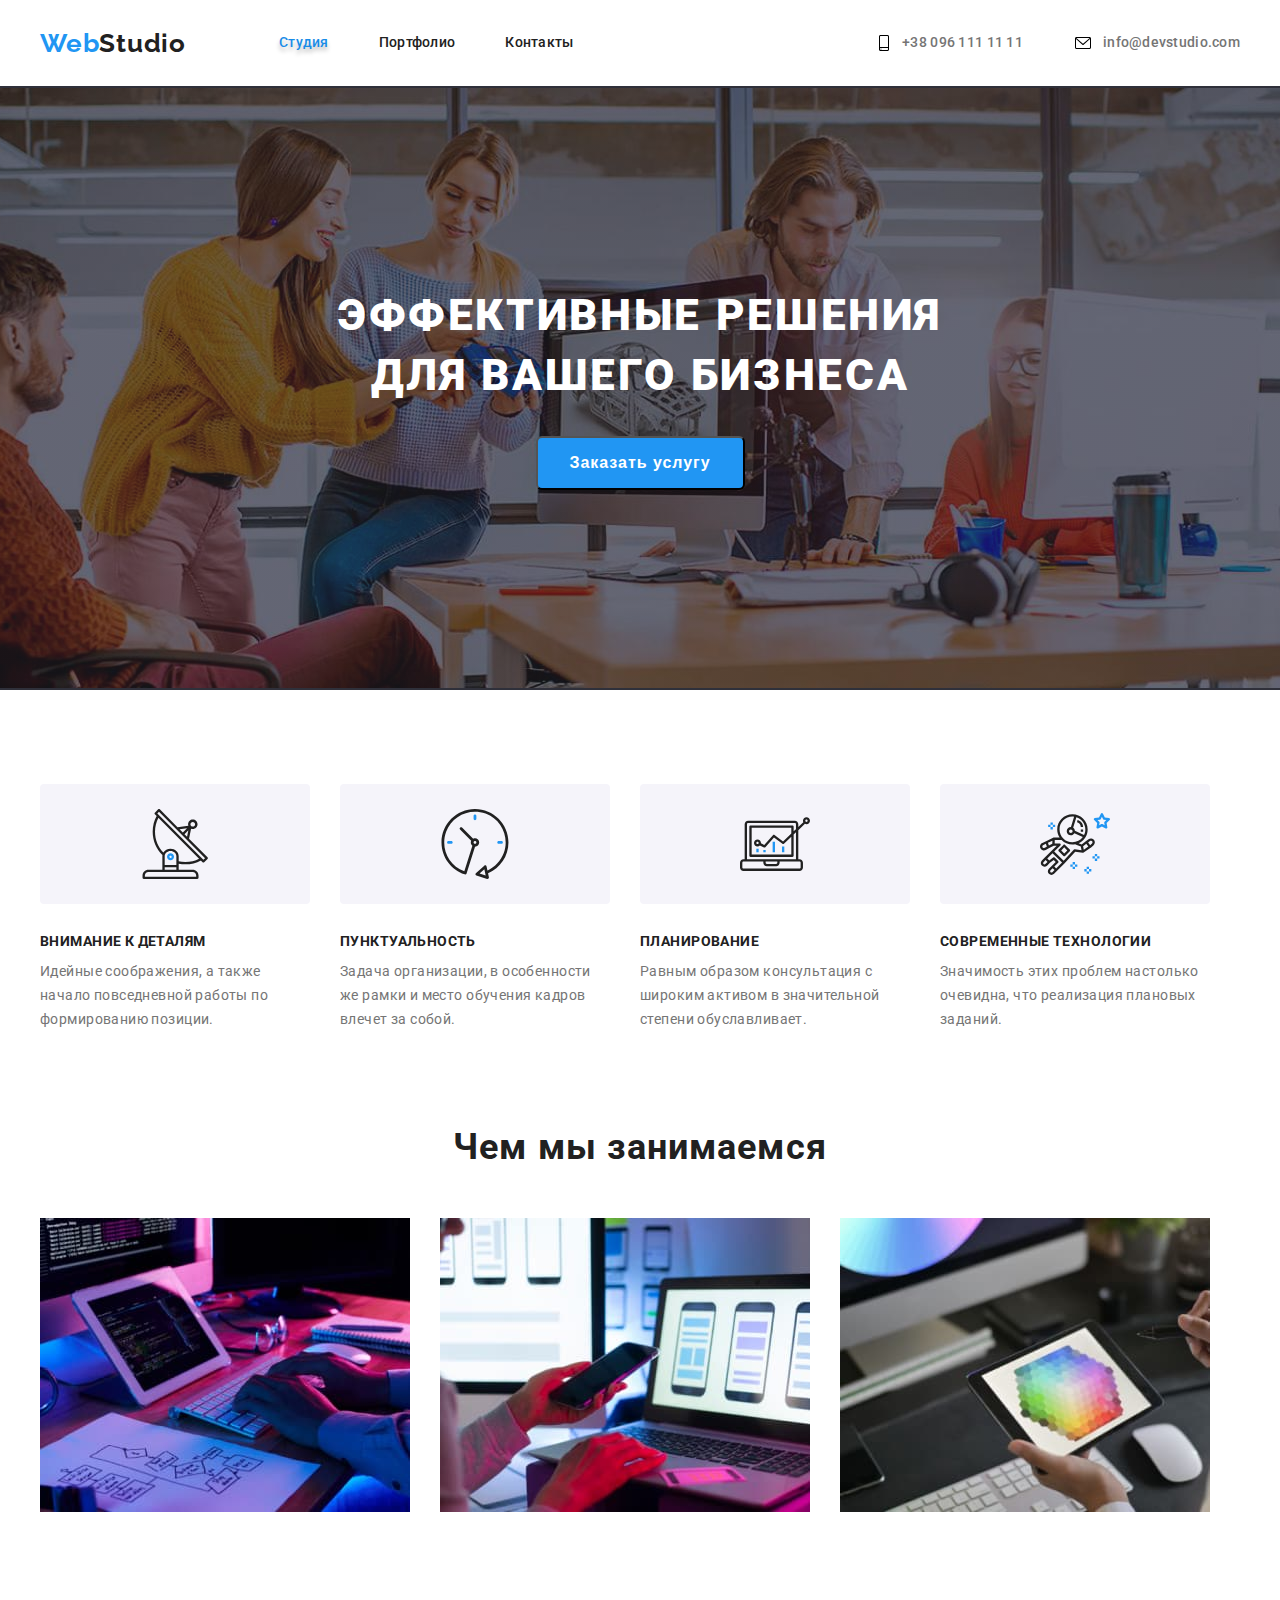
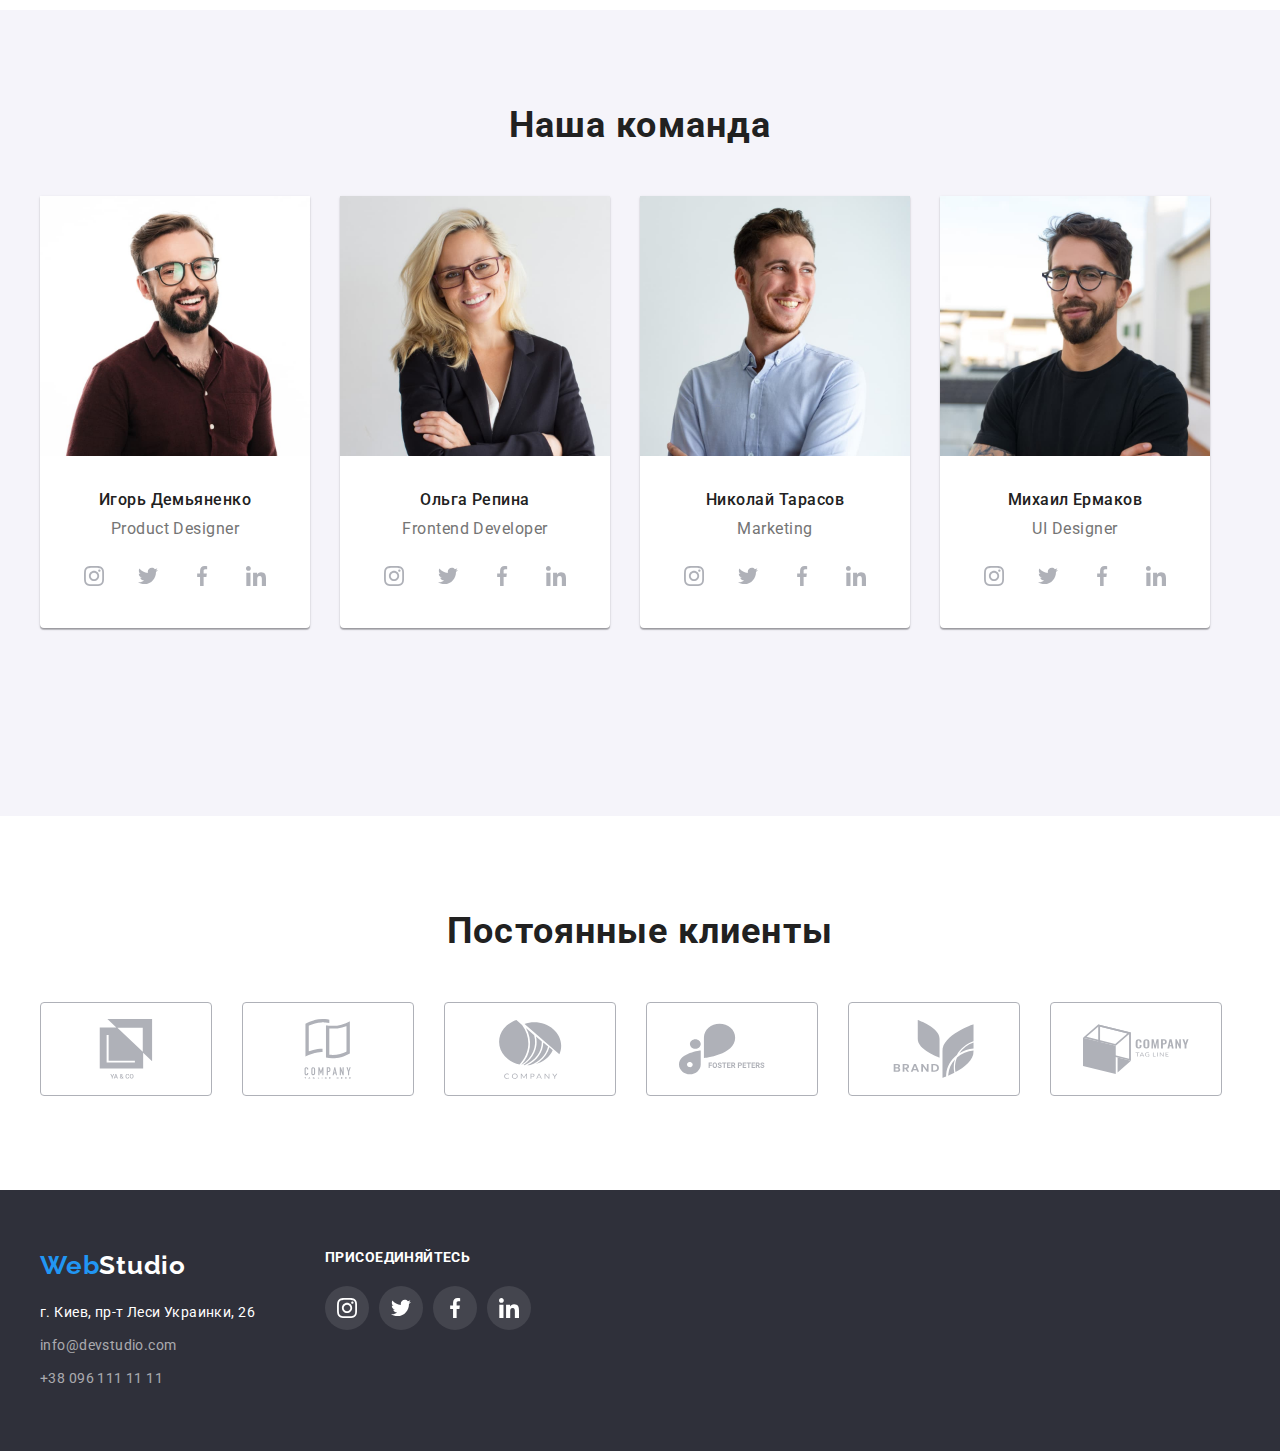
<file: index.html>
<!DOCTYPE html>
<html lang="ru">
<head>
    <meta charset="UTF-8">
    <meta http-equiv="X-UA-Compatible" content="IE=edge">
    <meta name="viewport" content="width=device-width, initial-scale=1.0">
    <style>
        @import url('https://fonts.googleapis.com/css2?family=Raleway:wght@700&family=Roboto:wght@400;500;700;900&display=swap');
        </style>
    <title>WebStudio</title>
    <link rel="stylesheet" href="./styles/styles.css">
</head>
<body>
    <!-- <header> -->
    <header>
        <div class="conteiner">
            <nav class="nav">
                <a class="logo link" lang="en" href="index.html">Web<span class="logo-span">Studio</span></a>
                <ul class="nav-list">
                    <li class="nav-item"><a class="nav-item-link current link" href="./index.html">Студия</a></li>
                    <li class="nav-item"><a class="nav-item-link link" href="./portfolio.html">Портфолио</a></li>
                    <li class="nav-item"><a class="nav-item-link link" href="">Контакты</a></li>
                </ul>
                <ul class="contactus-list">
                    <li class="contactus-item">
                        
                        <a class="contactus-item-link link" href="tel:+380961111111">
                            <svg class="icon-smartphone">
                                <use href="./images/icons.svg#icon-smartphone"></use>
                            </svg>+38 096 111 11 11
                        </a>
                    </li>
                    <li class="contactus-item">
                        
                        <a class="contactus-item-link link" href="mailto:">
                            <svg class="icon-envelope">
                                <use href="./images/icons.svg#icon-envelope"></use>
                            </svg>info@devstudio.com
                        </a>
                    </li>
                </ul>
            </nav>
        </div>
    </header>
    <!-- <main> -->
    <main>
        <!-- -------------HERO----------------- -->
        <section class="hero">
            <div class="conteiner">
                <H1 class="hero-title">Эффективные решения <br> для вашего бизнеса</H1>
                <button class="hero-btn">Заказать услугу</button>
            </div>
        </section>
        <!-- ----------------EXCELLENCE---------------- -->
        <section class="section">
            <div class="conteiner">
                <h2 class="visually-hidden">Наши преймущества</h2>
                <ul class="ex-list">
                    <li class="ex-item">
                        <div class="ex-icon-conteiner">
                            <svg class="ex-icon" width="70" height="70">
                                <use href="./images/icons.svg#icon-satelit"></use>
                            </svg>
                        </div>
                        <h3 class="ex-title">Внимание к деталям</h3>
                        <p class="ex-text">Идейные соображения, а также начало повседневной работы по формированию позиции.</p>
                    </li>
                    <li class="ex-item">
                        <div class="ex-icon-conteiner">
                            <svg class="ex-icon" width="70" height="70">
                                <use href="./images/icons.svg#icon-clock"></use>
                            </svg>
                        </div>
                        <h3 class="ex-title">Пунктуальность</h3>
                        <p class="ex-text">Задача организации, в особенности же рамки и место обучения кадров влечет за собой.</p>
                    </li>
                    <li class="ex-item">
                        <div class="ex-icon-conteiner">
                            <svg class="ex-icon" width="70" height="70">
                                <use href="./images/icons.svg#icon-planning"></use>
                            </svg>
                        </div>
                        <h3 class="ex-title">Планирование</h3>
                        <p class="ex-text">Равным образом консультация с широким активом в значительной степени обуславливает.</p>
                    </li>
                    <li class="ex-item">
                        <div class="ex-icon-conteiner">
                            <svg class="ex-icon" width="70" height="70">
                                <use href="./images/icons.svg#icon-modern"></use>
                            </svg>
                        </div>
                        <h3 class="ex-title">Современные технологии</h3>
                        <p class="ex-text">Значимость этих проблем настолько очевидна, что реализация плановых заданий.</p>
                    </li>
                </ul>
            </div>
        </section>
        
        <!-- Чем мы занимаемся -->
        <section class="section mod">
            <div class="conteiner">
                <H2 class="jobs-title">Чем мы занимаемся</H2>
                <ul class="jobs-list">
                    <li class="jobs-list-item"><img src="./images/1.jpg" width="370" alt="frontend development"></li>
                    <li class="jobs-list-item"><img src="./images/2.jpg" width="370" alt="backend development"></li>
                    <li class="jobs-list-item"><img src="./images/3.jpg" width="370" alt="design"></li>
                </ul>
            </div>
        </section>
        <!-- Наша команда -->
        <section class="section team-conteiner">
            <div class="conteiner">
                <H2 class="team-title">Наша команда</H2>
                <ul class="team-list">
                    <li class="team-item">
                        <img class="team-item-img" src="./images/product-designer.jpg" width="270" alt="Product Designer">
                        <div class="wrapr">
                            <h3 class="team-item-title">Игорь Демьяненко</h3>
                            <p class="team-item-text">Product Designer</p>
                            <ul class="soc-list">
                                <li class="soc-item"><a href="https://instagram.com" class="soc-link">
                                    <svg class="soc-icon">
                                        <use href="./images/icons.svg#icon-instagram"></use>
                                    </svg>
                                </a></li>
                                <li class="soc-item"><a href="https://twitter.com" class="soc-link">
                                    <svg class="soc-icon">
                                        <use href="./images/icons.svg#icon-twitter"></use>
                                    </svg>
                                </a></li>
                                <li class="soc-item"><a href="https://facebook.com" class="soc-link">
                                    <svg class="soc-icon">
                                        <use href="./images/icons.svg#icon-facebook"></use>
                                    </svg>
                                </a></li>
                                <li class="soc-item"><a href="https://linkedin.com" class="soc-link">
                                    <svg class="soc-icon">
                                        <use href="./images/icons.svg#icon-linkedin"></use>
                                    </svg>
                                </a></li>
                            </ul>
                        </div>
                    </li>
                    <li class="team-item">
                        <img class="team-item-img" src="./images/frontend-developer.jpg" width="270" alt="Frontend Developer">
                        <div class="wrapr">
                            <h3 class="team-item-title">Ольга Репина</h3>
                            <p class="team-item-text">Frontend Developer</p>
                            <ul class="soc-list">
                                <li class="soc-item"><a href="https://instagram.com" class="soc-link">
                                    <svg class="soc-icon">
                                        <use href="./images/icons.svg#icon-instagram"></use>
                                    </svg>
                                </a></li>
                                <li class="soc-item"><a href="https://twitter.com" class="soc-link">
                                    <svg class="soc-icon">
                                        <use href="./images/icons.svg#icon-twitter"></use>
                                    </svg>
                                </a></li>
                                <li class="soc-item"><a href="https://facebook.com" class="soc-link">
                                    <svg class="soc-icon">
                                        <use href="./images/icons.svg#icon-facebook"></use>
                                    </svg>
                                </a></li>
                                <li class="soc-item"><a href="https://linkedin.com" class="soc-link">
                                    <svg class="soc-icon">
                                        <use href="./images/icons.svg#icon-linkedin"></use>
                                    </svg>
                                </a></li>
                            </ul>
                        </div>
                    </li>
                    <li class="team-item">
                        <img class="team-item-img" src="./images/marketing.jpg" width="270" alt="Marketing">
                        <div class="wrapr">
                            <h3 class="team-item-title">Николай Тарасов</h3>
                            <p class="team-item-text">Marketing</p>
                            <ul class="soc-list">
                                <li class="soc-item"><a href="https://instagram.com" class="soc-link">
                                    <svg class="soc-icon">
                                        <use href="./images/icons.svg#icon-instagram"></use>
                                    </svg>
                                </a></li>
                                <li class="soc-item"><a href="https://twitter.com" class="soc-link">
                                    <svg class="soc-icon">
                                        <use href="./images/icons.svg#icon-twitter"></use>
                                    </svg>
                                </a></li>
                                <li class="soc-item"><a href="https://facebook.com" class="soc-link">
                                    <svg class="soc-icon">
                                        <use href="./images/icons.svg#icon-facebook"></use>
                                    </svg>
                                </a></li>
                                <li class="soc-item"><a href="https://linkedin.com" class="soc-link">
                                    <svg class="soc-icon">
                                        <use href="./images/icons.svg#icon-linkedin"></use>
                                    </svg>
                                </a></li>
                            </ul>
                        </div>
                    </li>
                    <li class="team-item">
                        <img class="team-item-img" src="./images/ui-designer.jpg" width="270" alt="UI Designer">
                        <div class="wrapr">
                            <h3 class="team-item-title">Михаил Ермаков</h3>
                            <p class="team-item-text">UI Designer</p>
                            <ul class="soc-list">
                                <li class="soc-item"><a href="https://instagram.com" class="soc-link">
                                    <svg class="soc-icon">
                                        <use href="./images/icons.svg#icon-instagram"></use>
                                    </svg>
                                </a></li>
                                <li class="soc-item"><a href="https://twitter.com" class="soc-link">
                                    <svg class="soc-icon">
                                        <use href="./images/icons.svg#icon-twitter"></use>
                                    </svg>
                                </a></li>
                                <li class="soc-item"><a href="https://facebook.com" class="soc-link">
                                    <svg class="soc-icon">
                                        <use href="./images/icons.svg#icon-facebook"></use>
                                    </svg>
                                </a></li>
                                <li class="soc-item"><a href="https://linkedin.com" class="soc-link">
                                    <svg class="soc-icon">
                                        <use href="./images/icons.svg#icon-linkedin"></use>
                                    </svg>
                                </a></li>
                            </ul>
                        </div>
                    </li>
                </ul>
            </div>
        </section>
        <!-- --------------CLIENTS---------------- -->
        <section class="clients">
            <div class="conteiner">
                <H2 class="clients-title">Постоянные клиенты</H2>
                <ul class="clients-list">
                    <li class="clients-item">
                        <a href="" class="clients-link">
                            <svg class="clients-icon">
                                <use href="./images/icons.svg#icon-company1"></use>
                            </svg>
                        </a>
                    </li>
                    <li class="clients-item">
                        <a href="" class="clients-link">
                            <svg class="clients-icon">
                                <use href="./images/icons.svg#icon-company2"></use>
                            </svg>
                        </a>
                    </li>
                    <li class="clients-item">
                        <a href="" class="clients-link">
                            <svg class="clients-icon">
                                <use href="./images/icons.svg#icon-company3"></use>
                            </svg>
                        </a>
                    </li>
                    <li class="clients-item">
                        <a href="" class="clients-link">
                            <svg class="clients-icon">
                                <use href="./images/icons.svg#icon-company4"></use>
                            </svg>
                        </a>
                    </li>
                    <li class="clients-item">
                        <a href="" class="clients-link">
                            <svg class="clients-icon">
                                <use href="./images/icons.svg#icon-company5"></use>
                            </svg>
                        </a>
                    </li>
                    <li class="clients-item">
                        <a href="" class="clients-link">
                            <svg class="clients-icon">
                                <use href="./images/icons.svg#icon-company6"></use>
                            </svg>
                        </a>
                    </li>
                </ul>
            </div>
        </section>
    </main>

    <footer class="footer">
        <div class="conteiner footer-conteiner">
            <div class="footer-logo-adress">
                <a class="logo link footer-link" lang="en" href="index.html">Web<span class="logo-span-footer">Studio</span></a>
                <address>
                    <ul class="footer-list">
                        <li class="footer-item"><a class="footer-adress link" href="https://goo.gl/maps/3W2phe6kemsVcXrq6" target="_blank" rel="noopener noreferrer">г. Киев, пр-т Леси Украинки, 26</a></li>
                        <li class="footer-item"><a class="footer-mail link" href="mailto:">info@devstudio.com</a></li>
                        <li class="footer-item"><a class="footer-tel link" href="tel:+380961111111">+38 096 111 11 11</a></li>
                    </ul>
                </address>
            </div>
            <div class="footer-soc">
                <H2 class="footer-soc-title">Присоединяйтесь</H2>
                <ul class="footer-soc-list">
                    <li class="footer-soc-item"><a href="https://instagram.com" class="footer-soc-link">
                        <svg class="footer-soc-icon">
                            <use href="./images/icons.svg#icon-instagram"></use>
                        </svg>
                    </a></li>
                    <li class="footer-soc-item"><a href="https://twitter.com" class="footer-soc-link">
                        <svg class="footer-soc-icon">
                            <use href="./images/icons.svg#icon-twitter"></use>
                        </svg>
                    </a></li>
                    <li class="footer-soc-item"><a href="https://facebook.com" class="footer-soc-link">
                        <svg class="footer-soc-icon">
                            <use href="./images/icons.svg#icon-facebook"></use>
                        </svg>
                    </a></li>
                    <li class="footer-soc-item"><a href="https://linkedin.com" class="footer-soc-link">
                        <svg class="footer-soc-icon">
                            <use href="./images/icons.svg#icon-linkedin"></use>
                        </svg>
                    </a></li>
                </ul>
            </div>
        </div>
    </footer>
</body>
</html>
</file>
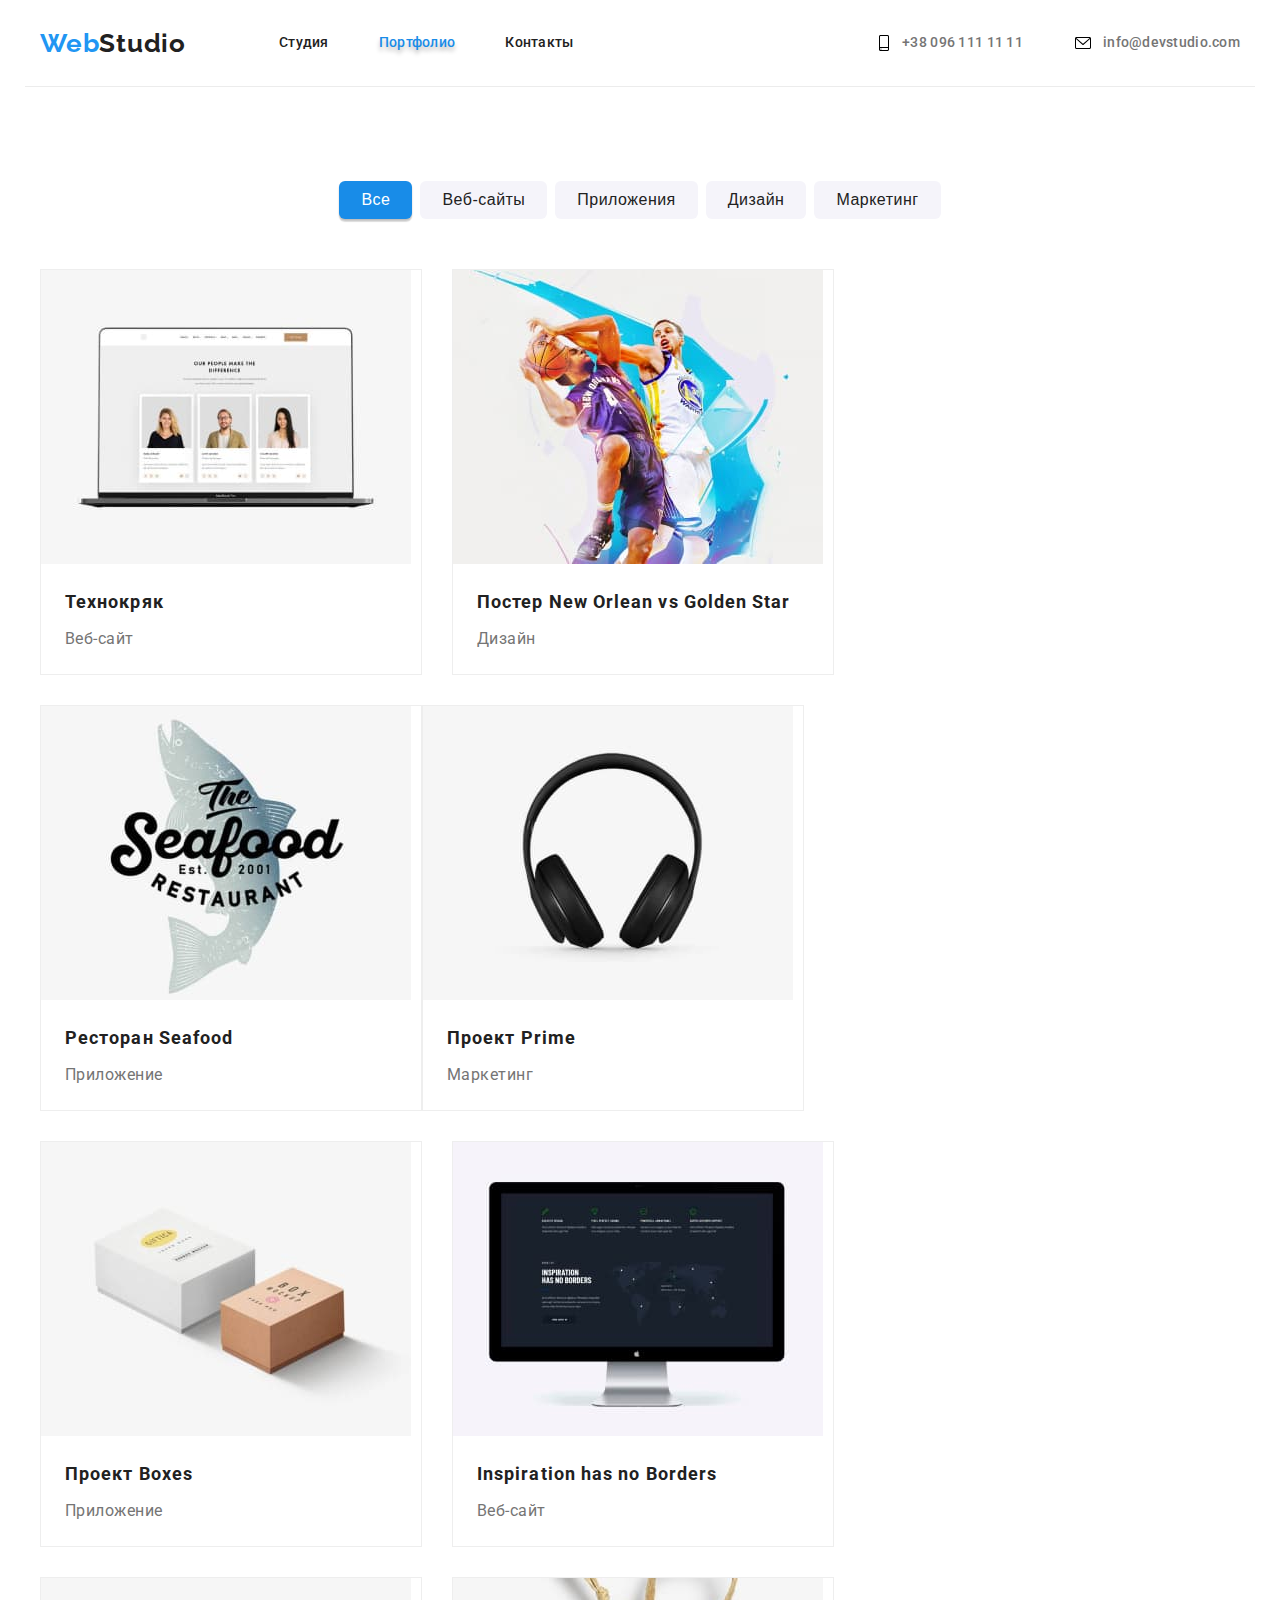
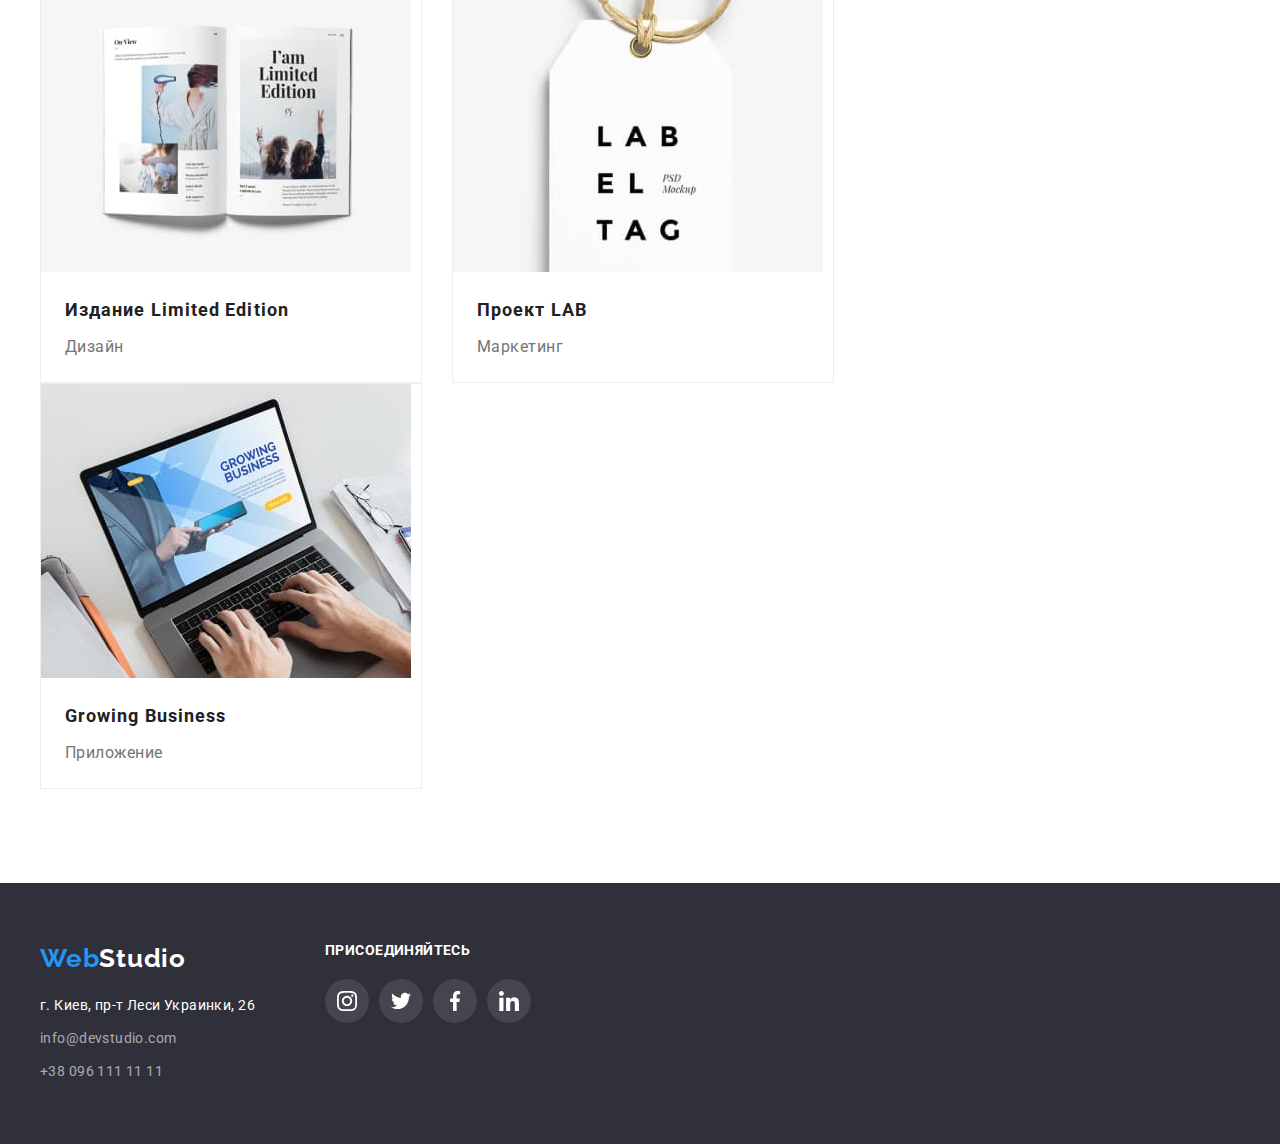
<file: portfolio.html>
<!DOCTYPE html>
<html lang="ru">
<head>
    <meta charset="UTF-8">
    <meta http-equiv="X-UA-Compatible" content="IE=edge">
    <meta name="viewport" content="width=device-width, initial-scale=1.0">
    <style>
        @import url('https://fonts.googleapis.com/css2?family=Raleway:wght@700&family=Roboto:wght@400;500;700;900&display=swap');
    </style>
    <title>Portfolio</title>
    <link rel="stylesheet" href="https://cdnjs.cloudflare.com/ajax/libs/modern-normalize/1.1.0/modern-normalize.min.css" integrity="sha512-wpPYUAdjBVSE4KJnH1VR1HeZfpl1ub8YT/NKx4PuQ5NmX2tKuGu6U/JRp5y+Y8XG2tV+wKQpNHVUX03MfMFn9Q==" crossorigin="anonymous" referrerpolicy="no-referrer" />
    <link rel="stylesheet" href="./styles/styles.css">
</head>
<body>
    <!-- <header> -->
    <header>
        <div class="conteiner header-portfolio">
            <nav class="nav">
                <a class="logo link" lang="en" href="index.html">Web<span class="logo-span">Studio</span></a>
                <ul class="nav-list">
                    <li class="nav-item"><a class="nav-item-link link" href="./index.html">Студия</a></li>
                    <li class="nav-item"><a class="nav-item-link current link" href="./portfolio.html">Портфолио</a></li>
                    <li class="nav-item"><a class="nav-item-link link" href="">Контакты</a></li>
                </ul>
                <ul class="contactus-list">
                    <li class="contactus-item">
                        
                        <a class="contactus-item-link link" href="tel:+380961111111">
                            <svg class="icon-smartphone">
                                <use href="./images/icons.svg#icon-smartphone"></use>
                            </svg>+38 096 111 11 11
                        </a>
                    </li>
                    <li class="contactus-item">
                        
                        <a class="contactus-item-link link" href="mailto:">
                            <svg class="icon-envelope">
                                <use href="./images/icons.svg#icon-envelope"></use>
                            </svg>info@devstudio.com
                        </a>
                    </li>
                </ul>
            </nav>
        </div>
    </header>
    <main>
        <section class="section">
            <div class="conteiner filter">
                <h1 class="visually-hidden">Portfolio</h1>
                <ul class="portfolio-filter-list">
                    <li class="portfolio-filter-item">
                        <button type="button" class="portfolio-filter-button current">Все</button>
                    </li>
                    <li class="portfolio-filter-item">
                        <button type="button" class="portfolio-filter-button">Веб-сайты</button>
                    </li>
                    <li class="portfolio-filter-item">
                        <button type="button" class="portfolio-filter-button">Приложения</button>
                    </li>
                    <li class="portfolio-filter-item">
                        <button type="button" class="portfolio-filter-button">Дизайн</button>
                    </li>
                    <li class="portfolio-filter-item">
                        <button type="button" class="portfolio-filter-button">Маркетинг</button>
                    </li>
                </ul>
            </div>
            <div class="conteiner">
                <ul class="portfolio-list">
                    <li class="portfolio-item">
                        <a class="portfolio-link link" href="">
                            <img class="portfolio-img" src="./images/Portfolio-1.jpg" width="370" alt="Веб-сайт">
                            <div class="portdolio-text-div">
                                <h2 class="portfolio-title">Технокряк</h2>
                                <p class="portfolio-text">Веб-сайт</p> 
                            </div>
                        </a>
                    </li>
                    <li class="portfolio-item">
                        <a  class="portfolio-link link" href="">
                            <img class="portfolio-img" src="./images/Portfolio-2.jpg" width="370" alt="Дизайн">
                            <div class="portdolio-text-div">
                                <h2 class="portfolio-title">Постер New Orlean vs Golden Star</h2>
                                <p class="portfolio-text">Дизайн</p>
                            </div>
                        </a>
                    </li>
                    <li class="portfolio-item">
                        <a class="portfolio-link link" href="">
                            <img class="portfolio-img" src="./images/Portfolio-3.jpg" width="370" alt="Приложение">
                            <div class="portdolio-text-div">
                                <h2 class="portfolio-title">Ресторан Seafood</h2>
                                <p class="portfolio-text">Приложение</p>
                            </div>
                        </a>
                    </li>
                    <li class="portfolio-item">
                        <a class="portfolio-link link" href="">
                            <img class="portfolio-img" src="./images/Portfolio-4.jpg" width="370" alt="Маркетинг">
                            <div class="portdolio-text-div">
                                <h2 class="portfolio-title">Проект Prime</h2>
                                <p class="portfolio-text">Маркетинг</p>
                            </div>
                        </a>
                    </li>
                    <li class="portfolio-item">
                        <a class="portfolio-link link" href="">
                            <img class="portfolio-img" src="./images/Portfolio-5.jpg" width="370" alt="Приложение">
                            <div class="portdolio-text-div">
                                <h2 class="portfolio-title">Проект Boxes</h2>
                                <p class="portfolio-text">Приложение</p>
                            </div>
                        </a>
                    </li>
                    <li class="portfolio-item">
                        <a class="portfolio-link link" href="">
                            <img class="portfolio-img" src="./images/Portfolio-6.jpg" width="370" alt="Веб-сайт">
                            <div class="portdolio-text-div">
                                <h2 class="portfolio-title">Inspiration has no Borders</h2>
                                <p class="portfolio-text">Веб-сайт</p>
                            </div>
                        </a>
                    </li>
                    <li class="portfolio-item">
                        <a class="portfolio-link link" href="">
                            <img class="portfolio-img" src="./images/Portfolio-7.jpg" width="370" alt="Дизайн">
                            <div class="portdolio-text-div">
                                <h2 class="portfolio-title">Издание Limited Edition</h2>
                                <p class="portfolio-text">Дизайн</p>
                            </div>
                        </a>
                    </li>
                    <li class="portfolio-item">
                        <a class="portfolio-link link" href="">
                            <img class="portfolio-img" src="./images/Portfolio-8.jpg" width="370" alt="Маркетинг">
                            <div class="portdolio-text-div">
                                <h2 class="portfolio-title">Проект LAB</h2>
                                <p class="portfolio-text">Маркетинг</p>
                            </div>
                        </a>
                    </li>
                    <li class="portfolio-link portfolio-item">
                        <a class="link" href="">
                            <img class="portfolio-img" src="./images/Portfolio-9.jpg" width="370" alt="Приложение">
                            <div class="portdolio-text-div">
                                <h2 class="portfolio-title">Growing Business</h2>
                                <p class="portfolio-text">Приложение</p>
                            </div>
                        </a>
                    </li>
                </ul>
            </div>
        </section> 
    </main>
    <footer class="footer">
        <div class="conteiner footer-conteiner">
            <div class="footer-logo-adress">
                <a class="logo link footer-link" lang="en" href="index.html">Web<span class="logo-span-footer">Studio</span></a>
                <address>
                    <ul class="footer-list">
                        <li class="footer-item"><a class="footer-adress link" href="https://goo.gl/maps/3W2phe6kemsVcXrq6" target="_blank" rel="noopener noreferrer">г. Киев, пр-т Леси Украинки, 26</a></li>
                        <li class="footer-item"><a class="footer-mail link" href="mailto:">info@devstudio.com</a></li>
                        <li class="footer-item"><a class="footer-tel link" href="tel:+380961111111">+38 096 111 11 11</a></li>
                    </ul>
                </address>
            </div>
            <div class="footer-soc">
                <H2 class="footer-soc-title">Присоединяйтесь</H2>
                <ul class="footer-soc-list">
                    <li class="footer-soc-item"><a href="https://instagram.com" class="footer-soc-link">
                        <svg class="footer-soc-icon">
                            <use href="./images/icons.svg#icon-instagram"></use>
                        </svg>
                    </a></li>
                    <li class="footer-soc-item"><a href="https://twitter.com" class="footer-soc-link">
                        <svg class="footer-soc-icon">
                            <use href="./images/icons.svg#icon-twitter"></use>
                        </svg>
                    </a></li>
                    <li class="footer-soc-item"><a href="https://facebook.com" class="footer-soc-link">
                        <svg class="footer-soc-icon">
                            <use href="./images/icons.svg#icon-facebook"></use>
                        </svg>
                    </a></li>
                    <li class="footer-soc-item"><a href="https://linkedin.com" class="footer-soc-link">
                        <svg class="footer-soc-icon">
                            <use href="./images/icons.svg#icon-linkedin"></use>
                        </svg>
                    </a></li>
                </ul>
            </div>
        </div>
    </footer>    
</body>
</html>
</file>
<file: styles/styles.css>
:root{
    --primary-background-color: #ffffff;
    --primary-text-color: #212121;
    --grey-text-color: #757575;
    --active-color: #2196F3;
}

p, h1, h2, h3, h4, h5, h6{
    margin: 0;
}

ol, ul{
    margin: 0;
    padding-left: 0;
}

button{
    cursor: pointer;
}

.section{
    padding-top: 94px;
    padding-bottom: 94px;
}

.conteiner{
    width: 1200px;
    margin: 0 auto;
    padding-left: 15px;
    padding-right: 15px;
    /* outline: 1px solid red; */
}


/* ----------------------Links-------------------- */
.link{
    text-decoration: none;
}

.nav-item-link .link .current{
    color: #2196F3;
    text-shadow: 0px 4px 4px rgba(0, 0, 0, 0.25);
}

/* -----------------------Lists--------------------- */
li{
    list-style: none;
}


body {
    background-color: var(--primary-background-color);
    color: var(--grey-text-color);
    font-family: 'roboto', sans-serif;
    margin: 0;
}

/* -----------------------Logo---------------------- */

.header{
    border-bottom:1px solid #ECECEC ;
}

.logo{
    font-family: 'Raleway', sans-serif;
    font-weight: 700;
    font-size: 26px;
    line-height: 1.19;
    letter-spacing: 0.03em;
    color: var(--active-color);
}

.logo-span{
    color: var(--primary-text-color);
}

/* --------------------------Navigation-------------------------------- */


.nav{
    display: flex;
    align-items: center;
}

.nav-list{
    display: flex;
    margin-left: 93px;
}

.nav-list .nav-item{
    margin-right: 50px;
}

.nav-list .nav-item:last-child{
    margin-right: 0;
}


.nav-item-link, .contactus-list{
    font-weight: 500;
    font-size: 14px;
    line-height: 1.14;
    letter-spacing: 0.02em;
}

.nav-item-link{
    display: block;
    padding-top: 32px;
    padding-bottom: 32px;
    color: var(--primary-text-color);
    
}

.nav-item-link:hover, .nav-item-link:focus{
    color: var(--active-color);
    text-shadow: 0px 4px 4px rgba(0, 0, 0, 0.25);
}

.nav-list .nav-item-link.current{
    color: #188ce8;
    text-shadow: 0px 4px 4px rgba(0, 0, 0, 0.25);

}

/* ---------------------------AuthNav------------------------------ */

.contactus-list{
    display: flex;
    margin-left: auto;
}

.contactus-item{
    display: flex;
}

.contactus-list .contactus-item + .contactus-item{
    margin-left: 50px;
}

.contactus-item-link{
    padding-top: 32px;
    padding-bottom: 32px;
    color: var(--grey-text-color);
    display: flex;
    align-items: center;
    justify-content: center;
}
.contactus-item-link:hover, .contactus-item-link:focus{
    color: var(--active-color);
}

.icon-envelope{
    width: 20px;
    height: 16px;
    margin-right: 10px;
}

.icon-smartphone{
    width: 16px;
    height: 22px;
    margin-right: 10px;
}

.contactus-item-link:hover .icon-envelope,
.contactus-item-link:focus .icon-envelope,
.contactus-item-link:hover .icon-smartphone,
.contactus-item-link:focus .icon-smartphone
{
    box-shadow: 0px 4px 4px rgba(0, 0, 0, 0.25);
}



/*-------------------------- Hero ---------------------------*/



.hero{
    text-align: center;
    padding-top: 200px;
    padding-bottom: 200px;
    background-color: #2F303A;
    background-image: linear-gradient(
        rgba(47, 48, 58, 0.4),
        rgba(47, 48, 58, 0.4)), 
        url(../images/hero.jpg);

    background-repeat: no-repeat;
    background-position: center;
    max-width: 1600px;
    margin: 0 auto;
}

.hero-title{
    font-weight: 900;
    font-size: 44px;
    line-height: 1.36;
    letter-spacing: 0.06em;
    text-transform: uppercase;
    color: var(--primary-background-color);
    margin-bottom: 30px;
}

.hero-btn{
    border-radius: 6px;
    padding: 10px 32px;
    min-width: 200px;
    font-weight: 700;
    font-size: 16px;
    line-height: 1.88;
    letter-spacing: 0.06em;
    color: var(--primary-background-color);
    background-color: var(--active-color);
    cursor: pointer;
}

.hero-btn:hover, .hero-btn:active{
    background-color:#188ce8;
}


/* ------------------------------Excellence--------------------- */

.visually-hidden { 
    position: absolute; 
    width: 1px; 
    height: 1px; 
    margin: -1px; 
    border: 0; 
    padding: 0; 
    white-space: nowrap; 
    clip-path: inset(100%); 
    clip: rect(0 0 0 0); 
    overflow: hidden;
} 

.ex-list{
    display: flex;
  
}

.ex-list .ex-item + .ex-item{
    margin-left: 30px;
}

.ex-icon-conteiner{
    margin-bottom: 30px;
    width: 270px;
    height: 120px;
    background: #F5F4FA;
    border-radius: 4px;
    display: flex;
    align-items: center;
    justify-content: center;
}

.ex-icon{

}


.ex-item{
    width: 270px;
}




.ex-title{
    margin-bottom: 10px;
    font-weight: 700;
    text-transform: uppercase;
    font-size: 14px;
    line-height: 1.14;
    letter-spacing: 0.03em;
    color:var(--primary-text-color)
}

.ex-text{
    font-size: 14px;
    line-height: 1.71;
    letter-spacing: 0.03em;
    }




/* -----------------------------Jobs & Team----------------------------*/

.mod{
    padding-top: 0;
}

.jobs-title, .team-title{
    text-align: center;
    font-size: 36px;
    line-height: 1.17;
    letter-spacing: 0.03em;
    color:var(--primary-text-color)
}

.jobs-title{
    margin-bottom: 50px;
}

.jobs-list{
    display: flex;
}

.jobs-list .jobs-list-item + .jobs-list-item{
    margin-left: 30px;
}

.team-conteiner{
    background-color: #F5F4FA;
    margin: 0 auto;
}

.team-title{
    margin-bottom: 50px;
}

.team-list{
    display: flex;
    padding-bottom: 94px;
}

.team-list .team-item + .team-item{
    margin-left: 30px;
}

.team-item{
    box-shadow: 0px 1px 3px rgba(0, 0, 0, 0.12), 0px 1px 1px rgba(0, 0, 0, 0.14), 0px 2px 1px rgba(0, 0, 0, 0.2);
    border-radius: 0px 0px 4px 4px;
    background-color: var(--primary-background-color);
}



.wrapr{
    padding-top: 30px;
    padding-bottom: 30px;
}


.team-item-title{
    margin-bottom: 10px;
    text-align: center;
    font-weight: 500;
    font-size: 16px;
    line-height: 1.19;
    letter-spacing: 0.03em;
    color: var(--primary-text-color);
}





.team-item-text{
    margin-bottom: 16px;
    text-align: center;
    font-weight: 400;
    font-size: 16px;
    line-height: 1.19;
    letter-spacing: 0.03em;
}


.soc-list{
    display: flex;
    justify-content: center;
}

.soc-item{
    
}

.soc-link{
    height: 44px;
    width: 44px;
    border-radius: 50%;
    fill: #AFB1B8;
    background-color: transparent;
    display: flex;
    justify-content: center;
    align-items: center;
}

.soc-link:hover{
    background-color: var(--active-color);
    fill: #ffffff;
}

.soc-list .soc-item + .soc-item{
    margin-left: 10px;
}

.soc-icon{
    height: 20px;
    width: 20px;
}

/* ------------Clients------------ */

.clients-title{
    padding-top: 94px;
    margin-bottom: 50px;
    text-align: center;
    font-size: 36px;
    line-height: 1.17;
    letter-spacing: 0.03em;
    color:var(--primary-text-color)
}

.clients-list{
    display: flex;
    padding-bottom: 94px;
}



.clients-link{
    display: flex;
    justify-content: center;
    align-items: center;
    width: 170px;
    height: 92px;
    left: 215px;
    fill: #AFB1B8;
    border: 1px solid #AFB1B8;
    border-radius: 4px;
}

.clients-link:hover{
    fill: #2196F3;
    border-color: #2196F3;
}

.clients-list .clients-item + .clients-item{
    margin-left: 30px;
}

.clients-icon{
    width: 106px;
    height: 60px;
}




/* Footer */

.footer{
    background-color: #2F303A;
    padding-top: 60px;
    padding-bottom: 60px;
    margin: 0 auto;
}

.logo-span-footer{
    color: var(--primary-background-color);
}

.footer-link{
    display: inline-block;
    margin-bottom: 20px;
}

.footer-item:not(:last-child){
    margin-bottom: 9px;
}


.footer-adress{
    font-style: normal;
    font-size: 14px;
    line-height: 1.71;
    letter-spacing: 0.03em;
    color: var(--primary-background-color);
}

.footer-mail, .footer-tel{
    font-style: normal;
    font-size: 14px;
    line-height: 1.71;
    letter-spacing: 0.03em;
    color: rgba(255, 255, 255, 0.6);
}

.footer-conteiner{
    display: flex;
}

.footer-soc{
margin-left: 70px;       
}

.footer-soc-title{
    margin-bottom: 20px;
    text-transform: uppercase;
    font-size: 14px;
    line-height: 1.14;
    letter-spacing: 0.03em;
    color:var(--primary-background-color)
}
    
.footer-soc-list{
    display: flex;
}
    
.footer-soc-item{}

.footer-soc-link{
    height: 44px;
    width: 44px;
    border-radius: 50%;
    fill: #ffffff;
    background-color: rgba(255, 255, 255, 0.1);
    display: flex;
    justify-content: center;
    align-items: center;
}
    
.footer-soc-link:hover{
    background-color: var(--active-color);
    fill: #ffffff;
}
    
.footer-soc-list .footer-soc-item + .footer-soc-item{
    margin-left: 10px;
}
    
.footer-soc-icon{
    height: 20px;
    width: 20px;
    
}



/* Page: -------------------------Portfolio----------------------------- */


.header-portfolio{
    border-bottom: 1px solid rgba(236, 236, 236, 1);
}


/* --------------------------------Filter--------------------- -*/

.filter{
    margin-bottom: 50px;
}

.portfolio-filter-list{
    display: flex;
    justify-content: center;
}

.portfolio-filter-button{
    display: block;
    padding: 6px 22px;
    border-radius: 6px;
    border: none;
    font-weight: 500;
    font-size: 16px;
    line-height: 1.62;
    letter-spacing: 0.03em;
    background-color: #F5F4FA;
    color: var(--primary-text-color);
    cursor: pointer
}

.portfolio-filter-item:not(:last-child){
    margin-right: 8px;
}

.portfolio-filter-button:hover, .portfolio-filter-button:focus{
    background-color: var(--active-color);
    color: var(--primary-background-color);
    box-shadow: 0px 3px 1px 
    rgba(0, 0, 0, 0.1), 0px 1px 2px 
    rgba(0, 0, 0, 0.08), 0px 2px 2px 
    rgba(0, 0, 0, 0.12);
    
}

.portfolio-filter-item .portfolio-filter-button.current{
    background-color: #188ce8;
    color: var(--primary-background-color);
    box-shadow: 0px 3px 1px 
    rgba(0, 0, 0, 0.1), 0px 1px 2px 
    rgba(0, 0, 0, 0.08), 0px 2px 2px 
    rgba(0, 0, 0, 0.12);
}


.portfolio-list{
    display: flex;
    flex-wrap: wrap;
}



.portfolio-item{
    width: calc((100% - 60px)/3);
    margin-right: 30px;
    margin-bottom: 30px;
    border: 1px solid #EEEEEE;
}

.portfolio-item:nth-last-child(-n+3){
    margin-bottom: 0;
}

.portfolio-item:nth-child(3n){
    margin-right: 0;
}

.portfolio-item:hover{
    box-shadow: 
    0px 1px 1px rgba(0, 0, 0, 0.12), 
    0px 4px 4px rgba(0, 0, 0, 0.06), 
    1px 4px 6px rgba(0, 0, 0, 0.16);
}

.portdolio-text-div{
    padding: 20px 24px;
}

.portfolio-img{
    display: block;
}

.portfolio-title{
    margin-bottom: 4px;
    font-size: 18px;
    line-height: 2;
    letter-spacing: 0.06em;
    color: var(--primary-text-color);
}

.portfolio-text{
    font-size: 16px;
    line-height: 1.88;
    letter-spacing: 0.03em;
    color: var(--grey-text-color);
}
</file>
